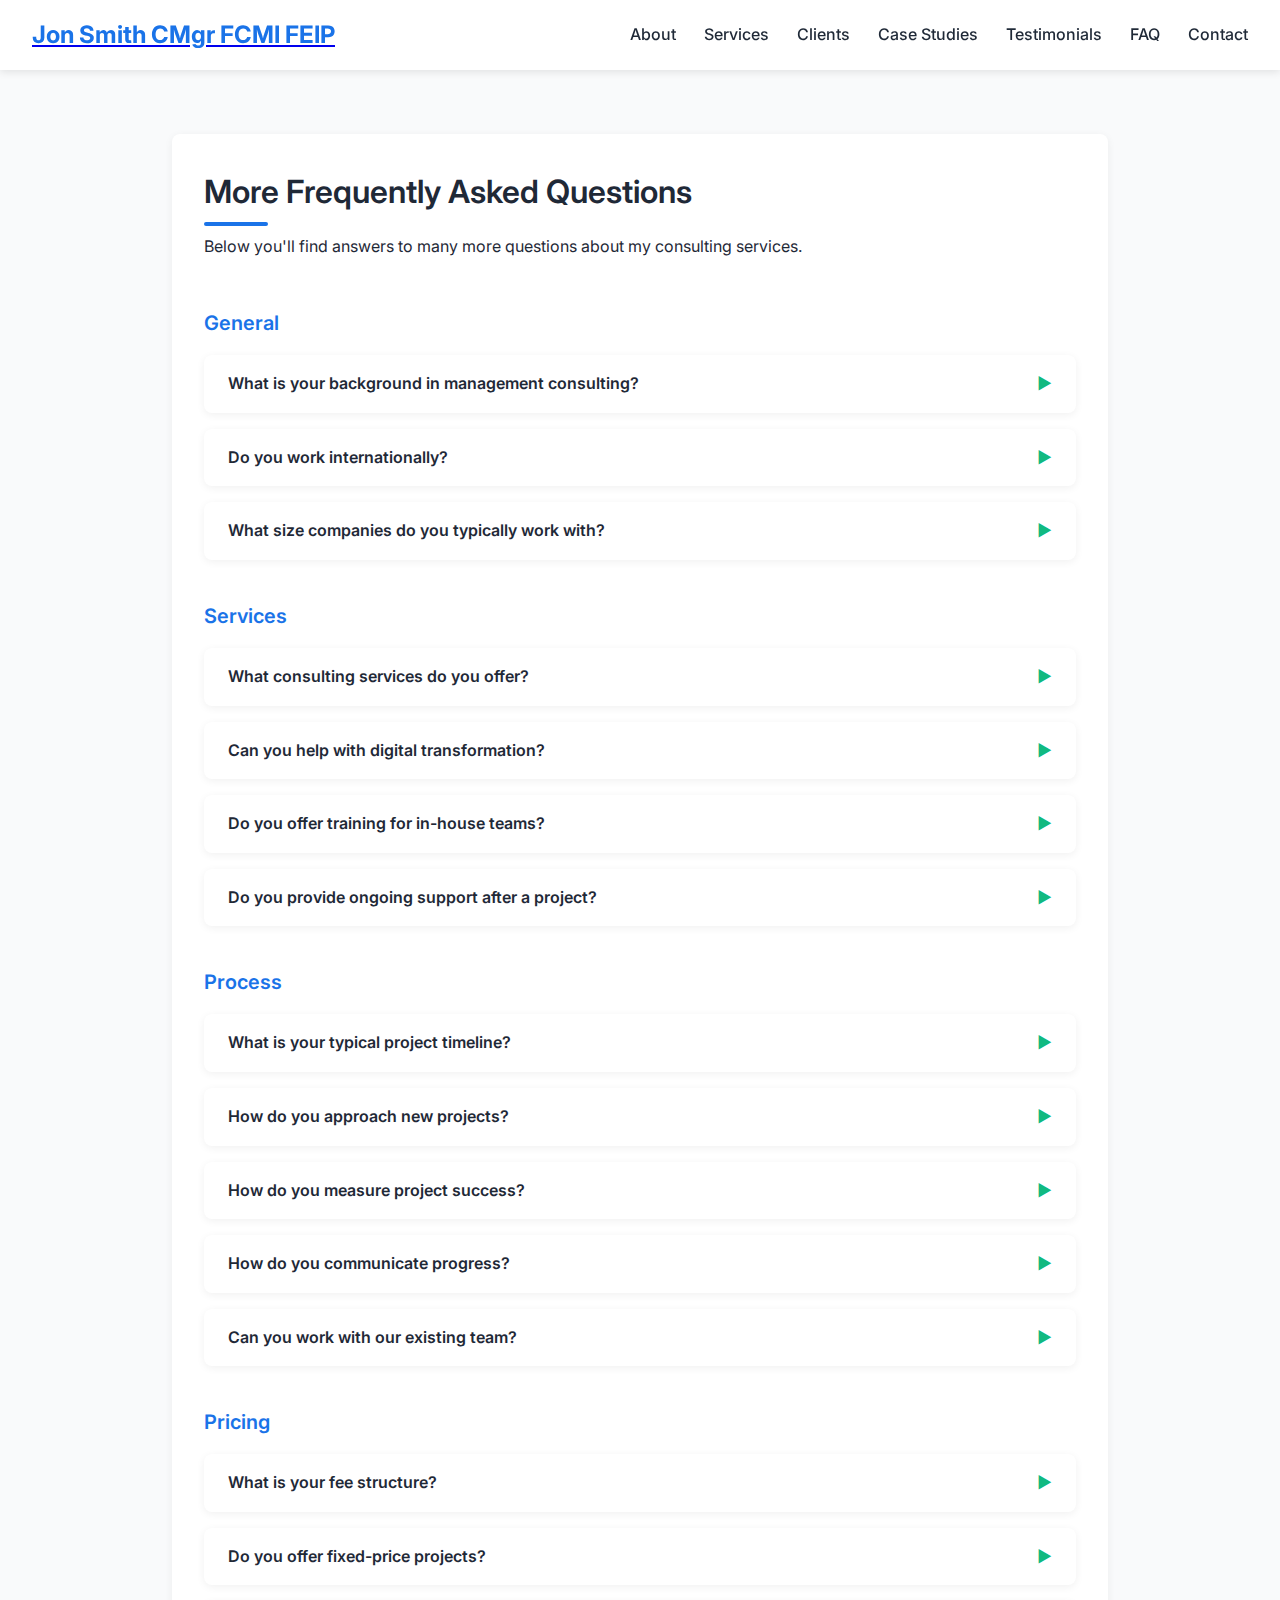
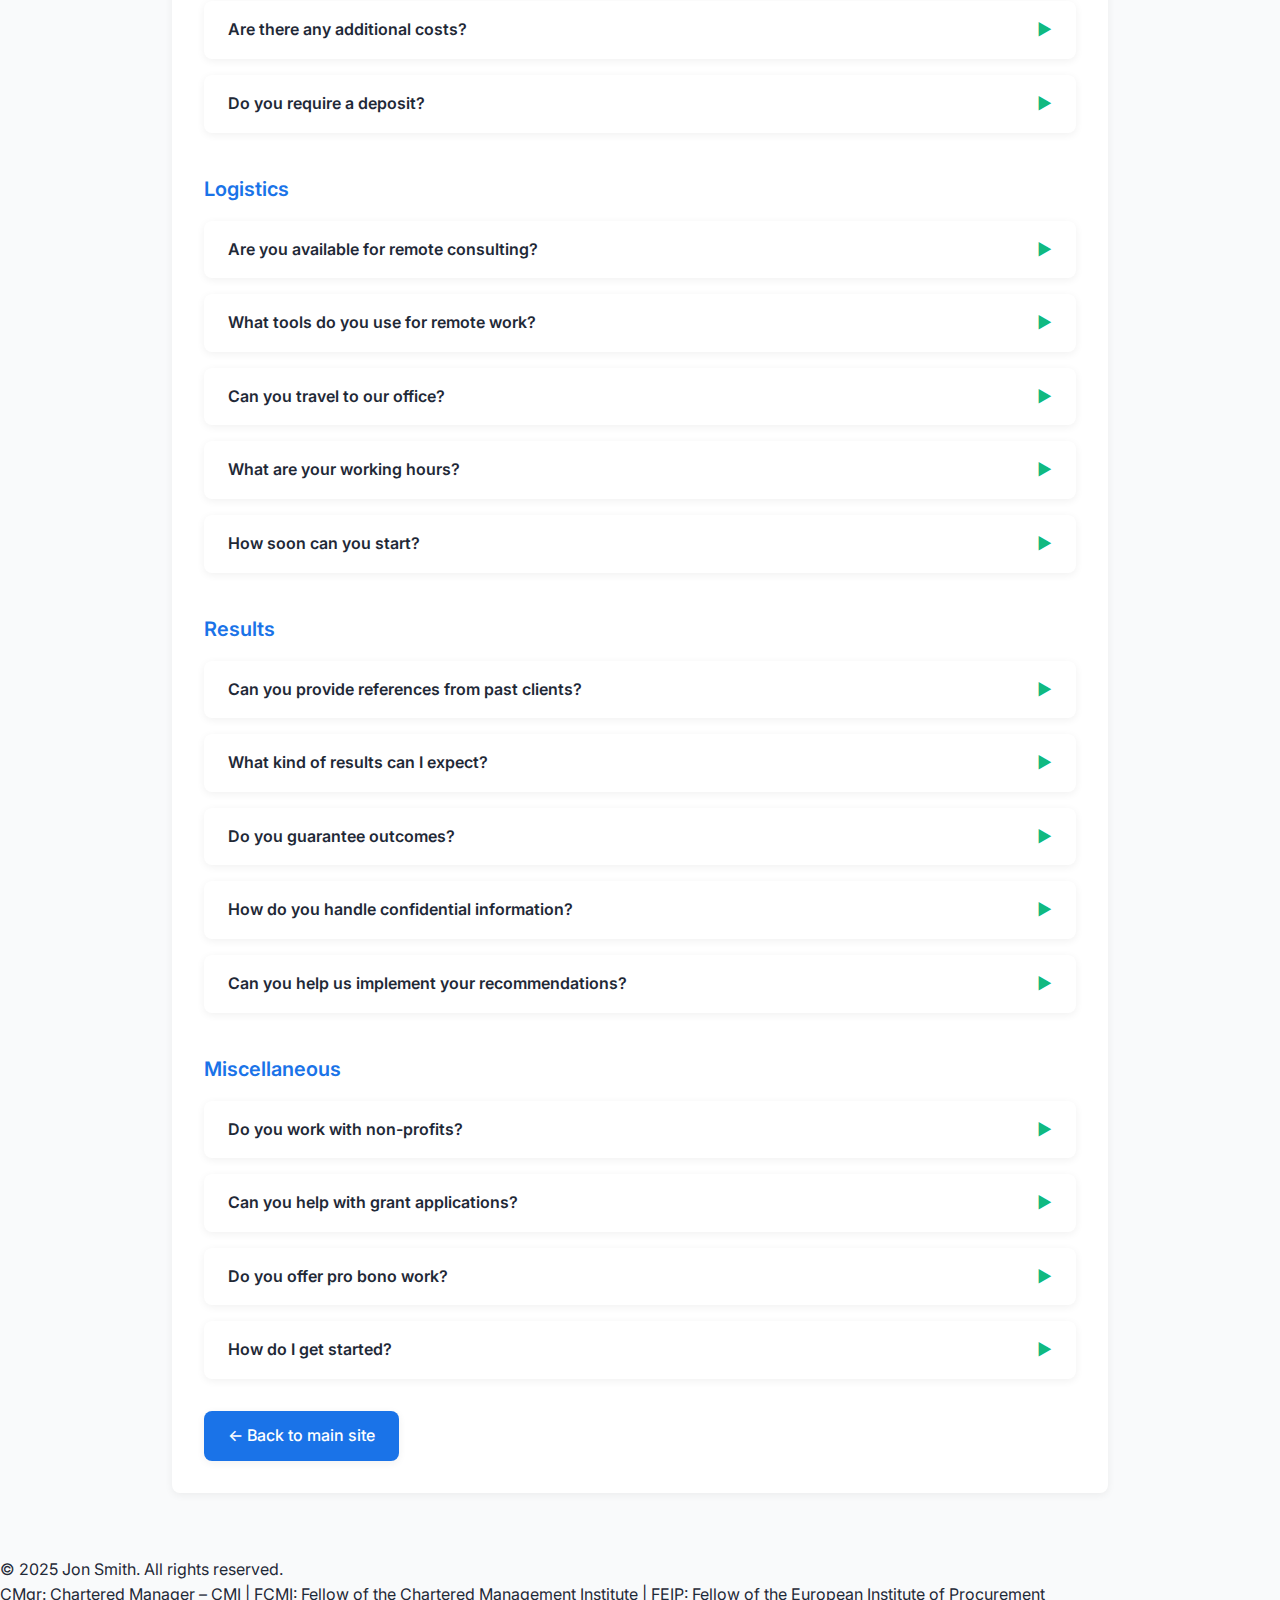
<file: htdocs/more-faq.html>
<!DOCTYPE html>
<html lang="en">
<head>
  <meta charset="UTF-8">
  <meta name="viewport" content="width=device-width, initial-scale=1.0">
  <title>More FAQ | Jon Smith</title>
  <link href="https://fonts.googleapis.com/css2?family=Inter:wght@400;500;700&display=swap" rel="stylesheet">
  <style>
    :root {
      --primary: #1A73E8;
      --dark: #1F2937;
      --light: #F9FAFB;
      --accent: #10B981;
      --radius: 0.5rem;
      --transition: 0.3s ease;
    }
    *, *::before, *::after { box-sizing: border-box; margin: 0; padding: 0; }
    html { scroll-behavior: smooth; }
    body { font-family: 'Inter', sans-serif; color: var(--dark); background: var(--light); line-height: 1.6; }

    /* Header */
    header { position: sticky; top: 0; background: #fff; display: flex; justify-content: space-between; align-items: center; padding: 1rem 2rem; box-shadow: 0 2px 8px rgba(0,0,0,0.1); z-index: 10; }
    header h1 { font-size: 1.5rem; font-weight: 700; color: var(--primary); }
    nav a { margin-left: 1.5rem; text-decoration: none; font-weight: 500; color: var(--dark); transition: color var(--transition); }
    nav a:hover { color: var(--primary); }

    /* Container & Section */
    .container { max-width: 1000px; margin: 0 auto; padding: 4rem 2rem; display: grid; gap: 2rem; }
    section { background: #fff; border-radius: var(--radius); box-shadow: 0 2px 8px rgba(0,0,0,0.06); padding: 2rem; }
    section h2 { font-size: 2rem; font-weight: 600; margin-bottom: 1rem; position: relative; }
    section h2::after { content: ''; width: 4rem; height: 0.25rem; background: var(--primary); position: absolute; bottom: -0.5rem; left: 0; border-radius: var(--radius); }
    section p { margin-bottom: 1.5rem; }

    /* FAQ Styles */
    .faq-category { font-size: 1.25rem; font-weight: 600; color: var(--primary); margin-top: 1.5rem; }
    .faq-list { display: grid; gap: 1rem; }
    .faq-item { background: #fff; padding: 1rem 1.5rem; border-radius: var(--radius); box-shadow: 0 2px 8px rgba(0,0,0,0.06); cursor: pointer; transition: background 0.2s; position: relative; }
    .faq-item.open { background: rgba(16,185,129,0.12); }
    .faq-question { display: flex; align-items: center; font-weight: 600; color: var(--dark); }
    .faq-question .triangle { margin-left: auto; transition: transform 0.2s; color: var(--accent); }
    .faq-item.open .triangle { transform: rotate(90deg); }
    .faq-answer { margin-top: 0.75rem; display: none; background: #F3F4F6; padding: 1rem; border-radius: calc(var(--radius) - 0.1rem); color: var(--dark); }

    /* Back button */
    .back-link, .button {
      display: inline-block;
      text-decoration: none;
      font-weight: 500;
      color: #fff;
      background: var(--primary);
      border: none;
      border-radius: var(--radius);
      padding: 0.75rem 1.5rem;
      margin-top: 2rem;
      transition: background var(--transition);
      cursor: pointer;
      font-size: 1rem;
      box-shadow: 0 2px 8px rgba(0,0,0,0.06);
    }
    .back-link:hover, .button:hover {
      background: var(--accent);
      color: #fff;
    }
  </style>
</head>
<body>
  <header>
    <a href="index.html"><h1>Jon Smith <span title="Chartered Manager">CMgr</span> <span title="Fellow of the Chartered Management Institute">FCMI</span> <span title="Fellow of the European Institute of Procurement">FEIP</span></h1></a>
    <nav>
      <a href="index.html#about">About</a>
      <a href="index.html#services">Services</a>
      <a href="index.html#clients">Clients</a>
      <a href="index.html#case-studies">Case Studies</a>
      <a href="index.html#testimonials">Testimonials</a>
      <a href="index.html#faq">FAQ</a>
      <a href="index.html#contact">Contact</a>
    </nav>
  </header>

  <div class="container">
    <section>
      <h2>More Frequently Asked Questions</h2>
      <p>Below you'll find answers to many more questions about my consulting services.</p>
      <div class="faq-list" id="faq-list">
        <div class="faq-category">General</div>
        <div class="faq-item"><div class="faq-question">What is your background in management consulting?<span class="triangle">&#9654;</span></div><div class="faq-answer"><p>I have over 15 years of experience working with organizations of all sizes across multiple industries.</p></div></div>
        <div class="faq-item"><div class="faq-question">Do you work internationally?<span class="triangle">&#9654;</span></div><div class="faq-answer"><p>Yes, I work with clients globally, both remotely and on-site.</p></div></div>
        <div class="faq-item"><div class="faq-question">What size companies do you typically work with?<span class="triangle">&#9654;</span></div><div class="faq-answer"><p>I work with startups, SMEs, and large enterprises.</p></div></div>
        <div class="faq-category">Services</div>
        <div class="faq-item"><div class="faq-question">What consulting services do you offer?<span class="triangle">&#9654;</span></div><div class="faq-answer"><p>Strategy, process optimization, change management, digital transformation, and more.</p></div></div>
        <div class="faq-item"><div class="faq-question">Can you help with digital transformation?<span class="triangle">&#9654;</span></div><div class="faq-answer"><p>Yes, I have extensive experience guiding organizations through digital change initiatives.</p></div></div>
        <div class="faq-item"><div class="faq-question">Do you offer training for in-house teams?<span class="triangle">&#9654;</span></div><div class="faq-answer"><p>Absolutely, I provide tailored training sessions for teams of all sizes.</p></div></div>
        <div class="faq-item"><div class="faq-question">Do you provide ongoing support after a project?<span class="triangle">&#9654;</span></div><div class="faq-answer"><p>Yes, I offer post-project support and follow-up consultations as needed.</p></div></div>
        <div class="faq-category">Process</div>
        <div class="faq-item"><div class="faq-question">What is your typical project timeline?<span class="triangle">&#9654;</span></div><div class="faq-answer"><p>Project timelines vary based on scope, but most engagements last from 2 weeks to 6 months.</p></div></div>
        <div class="faq-item"><div class="faq-question">How do you approach new projects?<span class="triangle">&#9654;</span></div><div class="faq-answer"><p>I start with a discovery phase to understand your unique challenges, then tailor solutions to your goals.</p></div></div>
        <div class="faq-item"><div class="faq-question">How do you measure project success?<span class="triangle">&#9654;</span></div><div class="faq-answer"><p>I use KPIs and client-defined goals to track and report on project outcomes.</p></div></div>
        <div class="faq-item"><div class="faq-question">How do you communicate progress?<span class="triangle">&#9654;</span></div><div class="faq-answer"><p>I provide regular updates via email, video calls, and shared dashboards.</p></div></div>
        <div class="faq-item"><div class="faq-question">Can you work with our existing team?<span class="triangle">&#9654;</span></div><div class="faq-answer"><p>Yes, I collaborate closely with your team to ensure knowledge transfer and buy-in.</p></div></div>
        <div class="faq-category">Pricing</div>
        <div class="faq-item"><div class="faq-question">What is your fee structure?<span class="triangle">&#9654;</span></div><div class="faq-answer"><p>Fees are based on project scope and duration. Contact me for a custom quote.</p></div></div>
        <div class="faq-item"><div class="faq-question">Do you offer fixed-price projects?<span class="triangle">&#9654;</span></div><div class="faq-answer"><p>Yes, I can offer fixed-price or hourly billing depending on your needs.</p></div></div>
        <div class="faq-item"><div class="faq-question">Are there any additional costs?<span class="triangle">&#9654;</span></div><div class="faq-answer"><p>All costs are discussed upfront. Travel or special software may incur extra charges.</p></div></div>
        <div class="faq-item"><div class="faq-question">Do you require a deposit?<span class="triangle">&#9654;</span></div><div class="faq-answer"><p>Yes, a deposit is typically required to secure project dates.</p></div></div>
        <div class="faq-category">Logistics</div>
        <div class="faq-item"><div class="faq-question">Are you available for remote consulting?<span class="triangle">&#9654;</span></div><div class="faq-answer"><p>Yes, I work with clients globally both remotely and on-site as needed.</p></div></div>
        <div class="faq-item"><div class="faq-question">What tools do you use for remote work?<span class="triangle">&#9654;</span></div><div class="faq-answer"><p>I use Zoom, Teams, Slack, and other collaboration tools as required.</p></div></div>
        <div class="faq-item"><div class="faq-question">Can you travel to our office?<span class="triangle">&#9654;</span></div><div class="faq-answer"><p>Yes, I am available for on-site work depending on location and project needs.</p></div></div>
        <div class="faq-item"><div class="faq-question">What are your working hours?<span class="triangle">&#9654;</span></div><div class="faq-answer"><p>I am flexible and can accommodate most time zones.</p></div></div>
        <div class="faq-item"><div class="faq-question">How soon can you start?<span class="triangle">&#9654;</span></div><div class="faq-answer"><p>Start dates depend on current commitments, but I strive to be as flexible as possible.</p></div></div>
        <div class="faq-category">Results</div>
        <div class="faq-item"><div class="faq-question">Can you provide references from past clients?<span class="triangle">&#9654;</span></div><div class="faq-answer"><p>Yes, references are available upon request.</p></div></div>
        <div class="faq-item"><div class="faq-question">What kind of results can I expect?<span class="triangle">&#9654;</span></div><div class="faq-answer"><p>Results vary, but I focus on measurable improvements in efficiency, cost, and team performance.</p></div></div>
        <div class="faq-item"><div class="faq-question">Do you guarantee outcomes?<span class="triangle">&#9654;</span></div><div class="faq-answer"><p>While I cannot guarantee specific outcomes, I am committed to delivering value and exceeding expectations.</p></div></div>
        <div class="faq-item"><div class="faq-question">How do you handle confidential information?<span class="triangle">&#9654;</span></div><div class="faq-answer"><p>I adhere to strict confidentiality and can sign NDAs as required.</p></div></div>
        <div class="faq-item"><div class="faq-question">Can you help us implement your recommendations?<span class="triangle">&#9654;</span></div><div class="faq-answer"><p>Yes, I can assist with both planning and implementation phases.</p></div></div>
        <div class="faq-category">Miscellaneous</div>
        <div class="faq-item"><div class="faq-question">Do you work with non-profits?<span class="triangle">&#9654;</span></div><div class="faq-answer"><p>Yes, I have experience working with non-profit organizations.</p></div></div>
        <div class="faq-item"><div class="faq-question">Can you help with grant applications?<span class="triangle">&#9654;</span></div><div class="faq-answer"><p>Yes, I can assist with grant writing and application processes.</p></div></div>
        <div class="faq-item"><div class="faq-question">Do you offer pro bono work?<span class="triangle">&#9654;</span></div><div class="faq-answer"><p>I occasionally take on pro bono projects for causes I am passionate about.</p></div></div>
        <div class="faq-item"><div class="faq-question">How do I get started?<span class="triangle">&#9654;</span></div><div class="faq-answer"><p>Contact me via the website form or email to schedule an initial consultation.</p></div></div>
      </div>
      <a href="index.html" class="back-link button">&larr; Back to main site</a>
    </section>
  </div>

  <footer>
    <p>&copy; 2025 Jon Smith. All rights reserved.</p>
    <p class="footer-legend">CMgr: Chartered Manager – CMI | FCMI: Fellow of the Chartered Management Institute | FEIP: Fellow of the European Institute of Procurement</p>
  </footer>

  <script>
    document.querySelectorAll('.faq-item').forEach(item => {
      item.addEventListener('click', () => {
        const open = item.classList.contains('open');
        document.querySelectorAll('.faq-item').forEach(i => {
          i.classList.remove('open');
          i.querySelector('.faq-answer').style.display = 'none';
        });
        if (!open) {
          item.classList.add('open');
          item.querySelector('.faq-answer').style.display = 'block';
        }
      });
    });
  </script>
</body>
</html>
</file>
